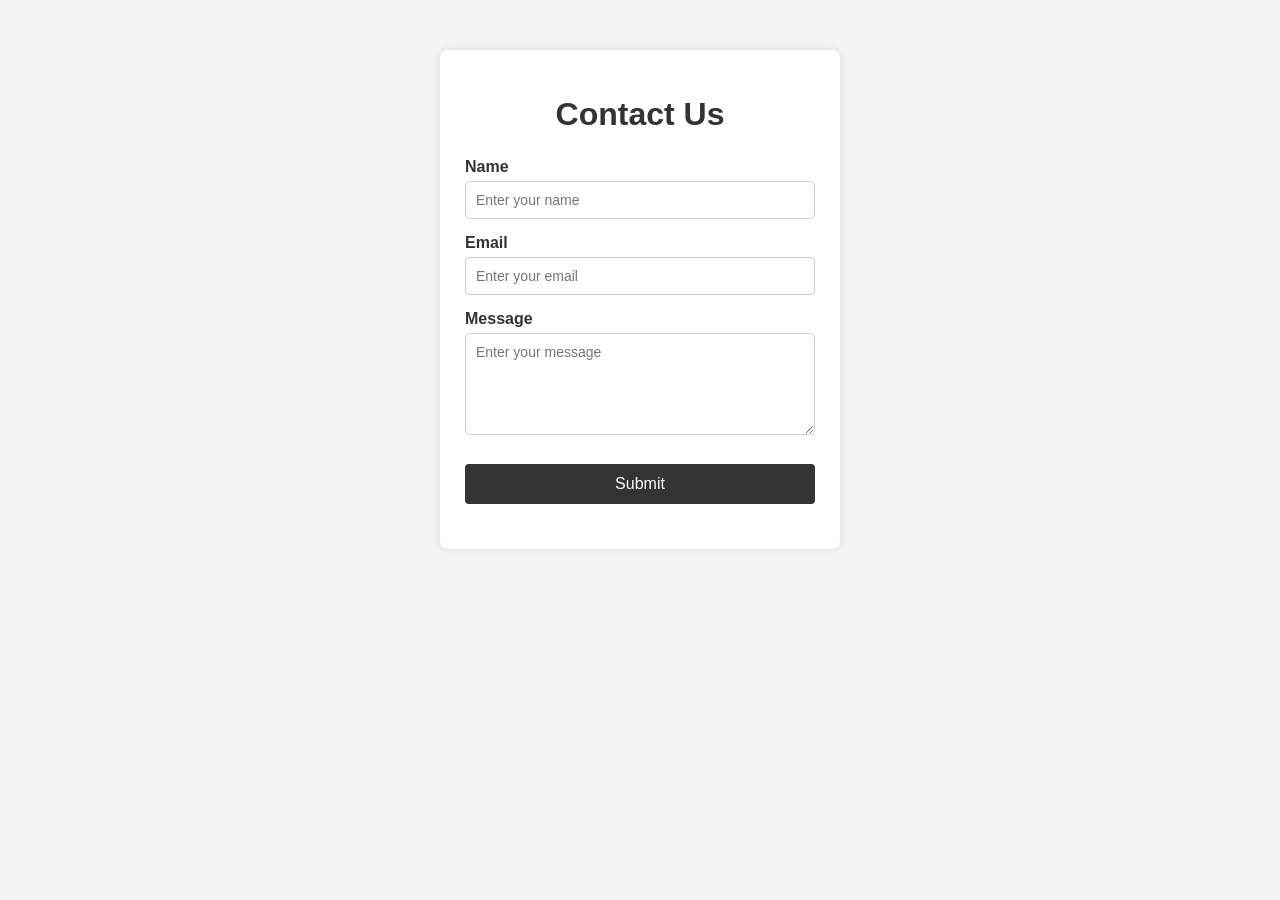
<file: Confirmation  Form/index.html>
<!DOCTYPE html>

<html lang="en">
<head>
    <meta charset="UTF-8">
    <meta name="viewport" content="width=device-width, initial-scale=1.0">
    <title>Contact Form</title>

<link rel="stylesheet" href="css/style.css">

</head>

<body>

<div class="container">

    <h1 id="pageHeading">Contact Us</h1>

    <form id="contactForm">

        <div class="form-group">
            <label for="name">Name</label>
            <input
                type="text"
                id="name"
                name="name"
                placeholder="Enter your name"
            >
        </div>

        <div class="form-group">
            <label for="email">Email</label>
            <input
                type="email"
                id="email"
                name="email"
                placeholder="Enter your email"
            >
        </div>

        <div class="form-group">
            <label for="message">Message</label>
            <textarea
                id="message"
                name="message"
                rows="5"
                placeholder="Enter your message"
            ></textarea>
        </div>

        <button type="submit">Submit</button>

    </form>

    <p id="confirmation"></p>

</div>

<!-- Make sure this is at the bottom -->
<script src="script.js"></script>

</body>
</html>
</file>
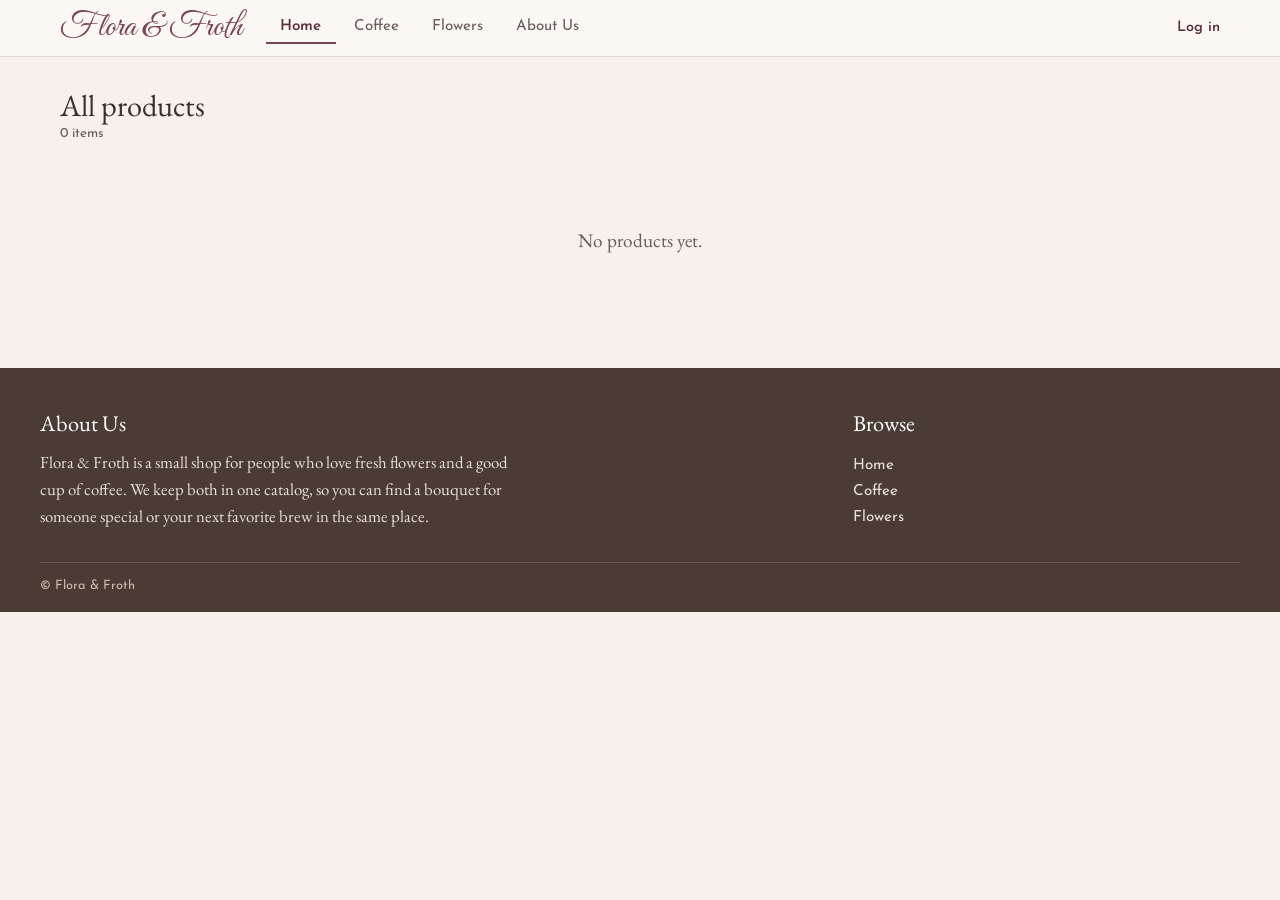
<file: FandF/index.html>
<!DOCTYPE html>
<html lang="en">
<head>
  <meta charset="utf-8">
  <meta name="viewport" content="width=device-width, initial-scale=1">
  <title>Flora &amp; Froth</title>
  <link href="https://fonts.googleapis.com/css2?family=EB+Garamond&family=Great+Vibes&family=Josefin+Sans:wght@400;600&display=swap" rel="stylesheet">
  <link rel="stylesheet" href="style.css">
</head>
<body>

  <!-- /login -->
  <section id="login" class="view auth" hidden>
    <form class="auth-card" id="loginForm">
      <h1>Log in</h1>
      <label>Username <input name="username" required autocomplete="username"></label>
      <label>Password <input name="password" type="password" required autocomplete="current-password"></label>
      <p class="error" role="alert"></p>
      <button class="pill-btn">Login</button>
      <a href="#/forgotpass" class="small-link">Forgot password?</a>
    </form>
  </section>

  <!-- /forgotpass -->
  <section id="forgot" class="view auth" hidden>
    <form class="auth-card" id="forgotForm">
      <h1>Forgot password</h1>
      <label>Username <input name="username" required></label>
      <label>Password <input name="password" type="password" required autocomplete="new-password"></label>
      <label>Confirm Password <input name="confirm" type="password" required autocomplete="new-password"></label>
      <p class="error" role="alert"></p>
      <button class="pill-btn">Done</button>
    </form>
  </section>

  <!-- Catalog: Home / Coffee / Flowers / About Us (users and admin) -->
  <div id="shop" class="view" hidden>
    <header class="site-header">
      <div class="header-inner">
        <a href="#/" class="logo">Flora &amp; Froth</a>

        <nav id="mainNav" class="nav" aria-label="Main">
          <a href="#/" data-nav="home">Home</a>
          <a href="#/coffee" data-nav="coffee">Coffee</a>
          <a href="#/flowers" data-nav="flowers">Flowers</a>
          <a href="#/about" data-nav="about">About Us</a>
        </nav>

        <div class="who">
          <a href="#/login" id="loginLink" class="who-name">Log in</a>
          <span id="adminName" class="who-name" hidden>Admin</span>
          <button id="avatar" class="avatar" aria-label="Account menu" hidden></button>
          <button id="logout" class="logout" hidden>Logout</button>
        </div>

        <button id="menuToggle" class="menu-toggle" aria-label="Open menu" aria-expanded="false" aria-controls="mainNav">
          <span></span>
        </button>
      </div>
    </header>

    <main class="wrap">
      <div class="toolbar">
        <div>
          <h1 id="pageTitle">All products</h1>
          <p id="pageCount" class="count"></p>
        </div>
        <button id="addBtn" class="add" hidden>+ Add product</button>
      </div>
      <div id="grid" class="grid"></div>
    </main>

    <footer id="about" class="footer">
      <div class="footer-inner">
        <section class="footer-about">
          <h2>About Us</h2>
          <p>Flora &amp; Froth is a small shop for people who love fresh flowers and a good cup of coffee. We keep both in one catalog, so you can find a bouquet for someone special or your next favorite brew in the same place.</p>
        </section>
        <nav class="footer-links" aria-label="Footer">
          <h2>Browse</h2>
          <a href="#/">Home</a>
          <a href="#/coffee">Coffee</a>
          <a href="#/flowers">Flowers</a>
        </nav>
      </div>
      <p class="copyright">&copy; Flora &amp; Froth</p>
    </footer>
  </div>

  <!-- Add / edit product (admin) -->
  <dialog id="modal">
    <form id="productForm">
      <h2 id="modalTitle">Add new product</h2>
      <div class="editor">
        <span class="field-label">Product image</span>
        <!-- Fixed frame = same 4:3 area customers see on the card -->
        <div id="frame" class="img-frame" tabindex="0" aria-label="Image frame. Drag the image, or use arrow keys, to choose what shows.">
          <img id="edImg" alt="" hidden draggable="false">
          <p id="edHint">Upload an image, then drag it to choose what shows.</p>
        </div>
        <p class="tip">The box is the exact area shown on the catalog card. Drag the image to move it.</p>
        <div class="ed-controls">
          <button type="button" id="pickBtn" class="ed-btn">Upload image</button>
          <input type="file" id="file" accept="image/*" hidden>
          <button type="button" id="zoomOut" class="ed-btn ed-sq" aria-label="Zoom out">&minus;</button>
          <output id="zoomVal" aria-live="polite">100%</output>
          <button type="button" id="zoomIn" class="ed-btn ed-sq" aria-label="Zoom in">+</button>
          <button type="button" id="resetImg" class="ed-btn">Reset position</button>
        </div>
        <div class="mini">
          <span>Catalog preview</span>
          <div class="img"><img id="miniImg" alt="" hidden></div>
        </div>
      </div>
      <label>Category
        <select name="category"><option value="flowers">Flowers</option><option value="coffee">Coffee</option></select>
      </label>
      <label>Product name <input name="name" required></label>
      <label>Description <textarea name="desc" rows="3"></textarea></label>
      <label>Price <input name="price" type="number" min="0" step="0.01" required></label>
      <div class="modal-actions">
        <button type="button" id="cancel" class="link-btn">Cancel</button>
        <button class="submit">Save</button>
      </div>
    </form>
  </dialog>

  <script src="app.js"></script>
</body>
</html>
</file>
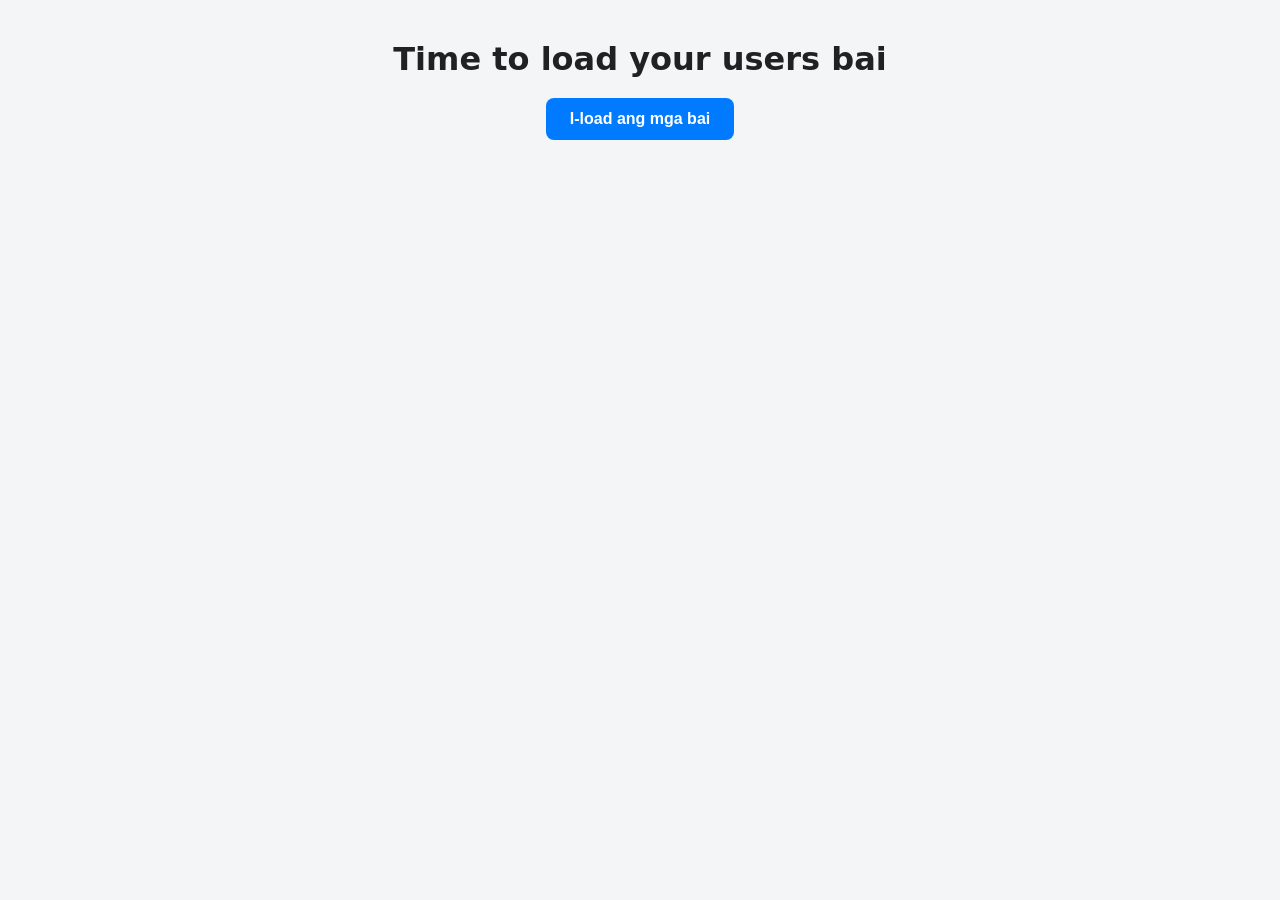
<file: First API/index.html>
<!DOCTYPE html>
<html lang="en">
<head>
  <meta charset="UTF-8">
  <meta name="viewport" content="width=device-width, initial-scale=1.0">

  <title>User Loader</title>

  <!-- Compiled CSS from Sass -->
  <link rel="stylesheet" href="css/style.css">
</head>

<body>

  <div class="container">
    <h1>Time to load your users bai</h1>

    <button id="loadUsersBtn" class="load-btn">
      I-load ang mga bai
    </button>

    <div id="status"></div>

    <div id="users" class="users"></div>
  </div>

  <script src="script.js"></script>

</body>
</html>
</file>
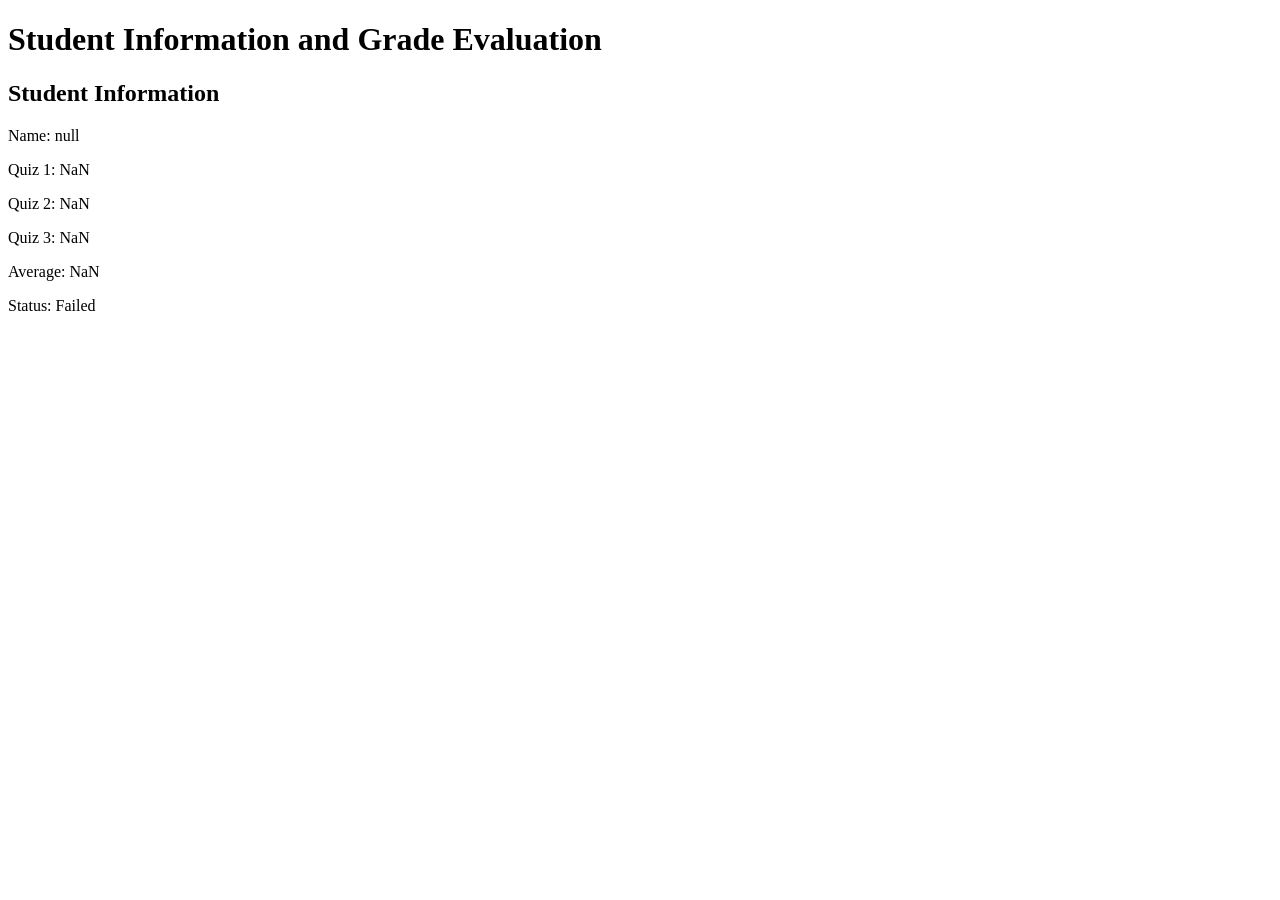
<file: Grades/Index.HTML>
<!DOCTYPE html>
<html>
<head>
    <title>Student Information and Grade Evaluation</title>
</head>
<body>

    <h1>Student Information and Grade Evaluation</h1>

    <div id="result"></div>

    <script src="script.js"></script>

</body>
</html>
</file>
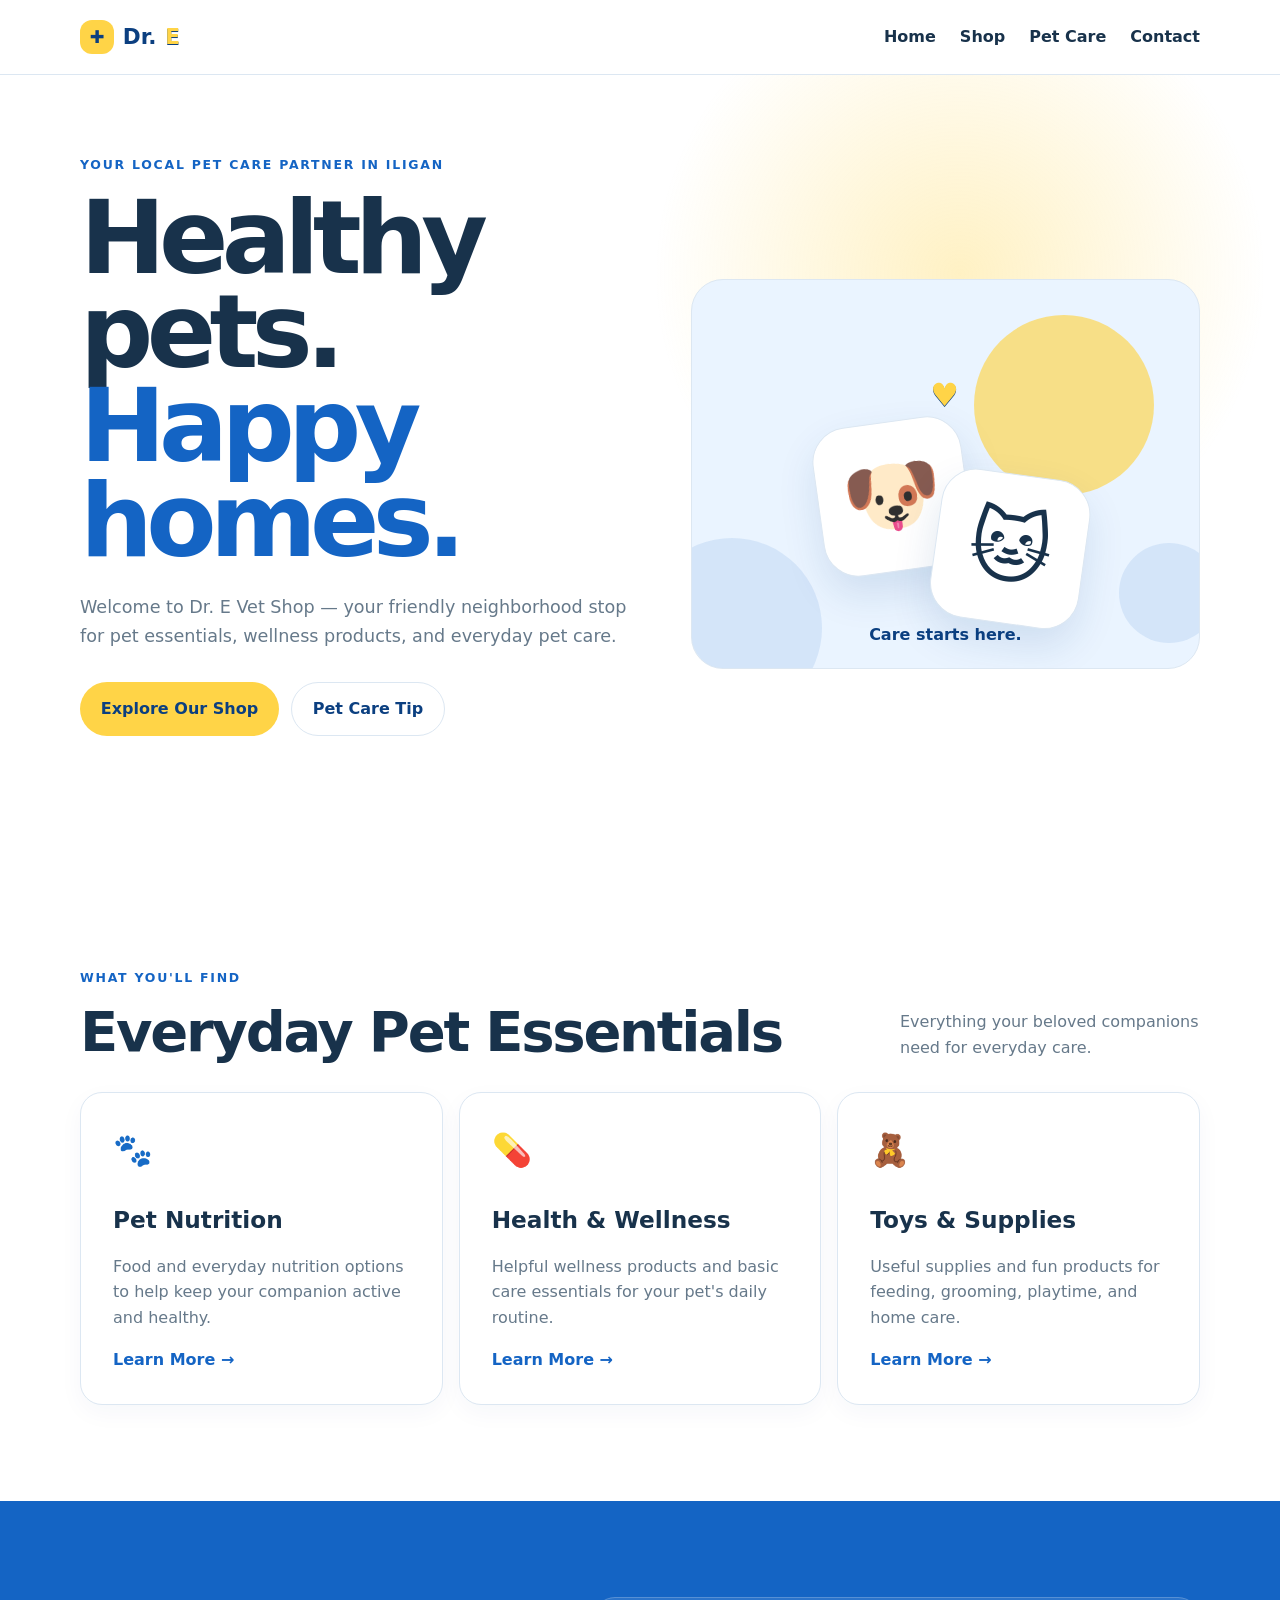
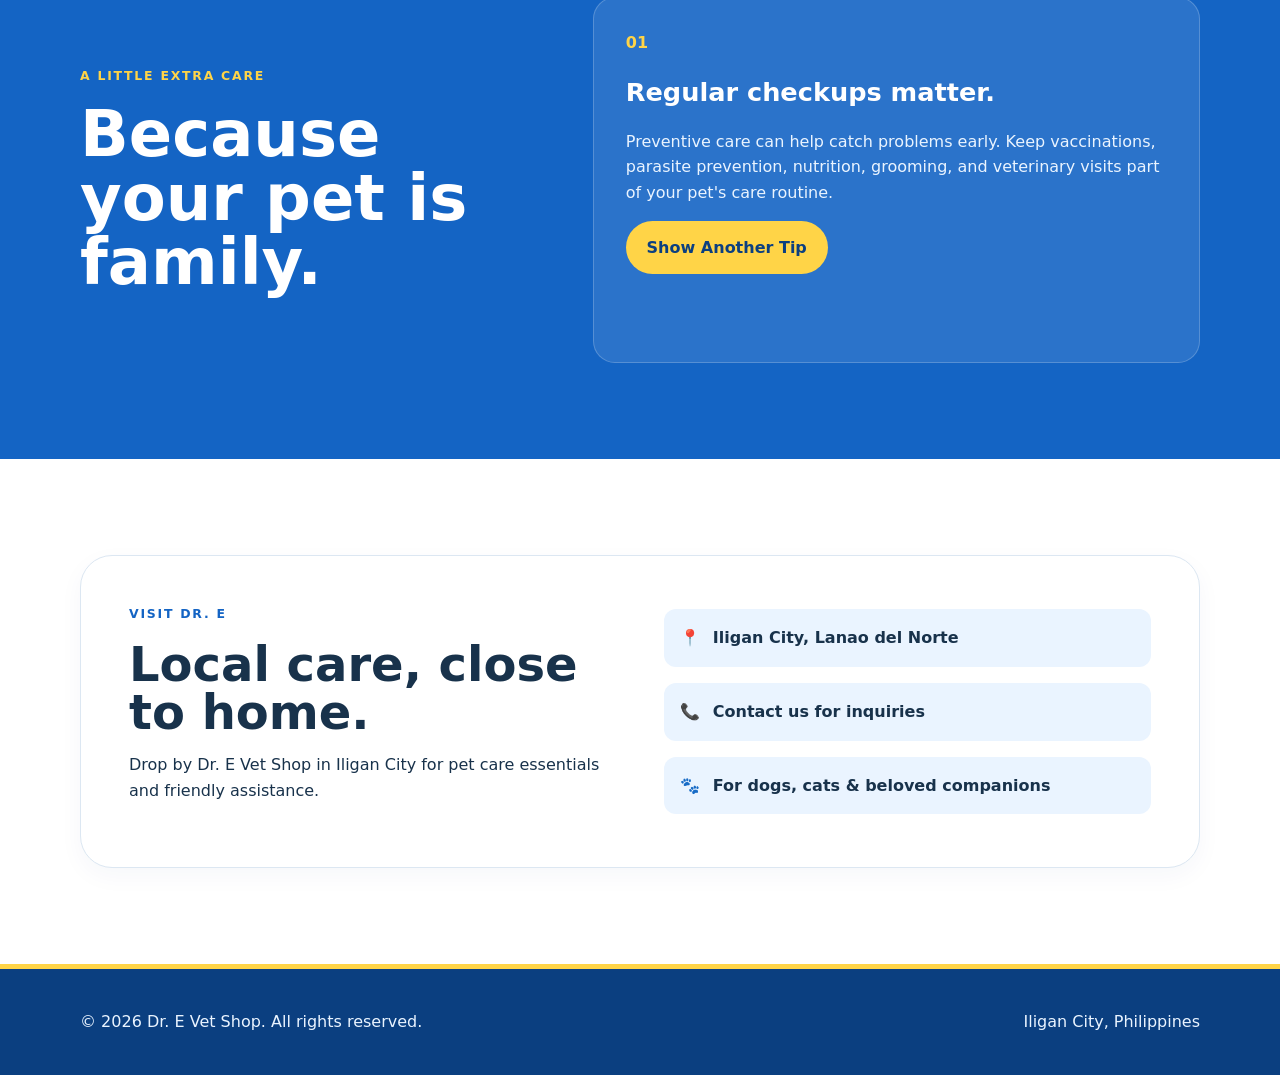
<file: Confirmation  Form/Responsive Website/index.html>
<!DOCTYPE html>
<html lang="en">
<head>
    <meta charset="UTF-8">
    <meta name="viewport" content="width=device-width, initial-scale=1.0">

    <title>Dr. E Vet Shop | Iligan City</title>

    <link rel="stylesheet" href="css/style.css">
</head>

<body>

    <!-- HEADER -->
    <header class="site-header">
        <div class="container nav-container">

            <a href="#home" class="logo">
                <span class="logo-icon">✚</span>
                Dr.<strong>E</strong>
            </a>

            <button
                class="nav-toggle"
                id="navToggle"
                aria-label="Toggle navigation"
                aria-expanded="false"
            >
                <span></span>
                <span></span>
                <span></span>
            </button>

            <nav class="nav" id="nav">
                <a href="#home">Home</a>
                <a href="#shop">Shop</a>
                <a href="#care">Pet Care</a>
                <a href="#contact">Contact</a>
            </nav>

        </div>
    </header>


    <!-- MAIN -->
    <main>

        <!-- HERO -->
        <section class="hero" id="home">

            <div class="container hero-grid">

                <div class="hero-content">

                    <p class="eyebrow">
                        Your local pet care partner in Iligan
                    </p>

                    <h1>
                        Healthy pets.
                        <span>Happy homes.</span>
                    </h1>

                    <p class="hero-description">
                        Welcome to Dr. E Vet Shop — your friendly neighborhood
                        stop for pet essentials, wellness products, and
                        everyday pet care.
                    </p>

                    <div class="hero-buttons">

                        <a href="#shop" class="btn btn-primary">
                            Explore Our Shop
                        </a>

                        <button class="btn btn-secondary" id="careBtn">
                            Pet Care Tip
                        </button>

                    </div>

                    <p
                        class="action-message"
                        id="actionMessage"
                        aria-live="polite"
                    ></p>

                </div>


                <!-- SIMPLE PET ILLUSTRATION -->
                <div class="pet-illustration">

                    <div class="sun"></div>

                    <div class="blob blob-one"></div>
                    <div class="blob blob-two"></div>

                    <div class="pet-card dog">
                        🐶
                    </div>

                    <div class="pet-card cat">
                        🐱
                    </div>

                    <div class="heart">
                        ♥
                    </div>

                    <p>Care starts here.</p>

                </div>

            </div>

        </section>


        <!-- SHOP -->
        <section class="shop section" id="shop">

            <div class="container">

                <div class="section-heading">

                    <div>
                        <p class="eyebrow">
                            What you'll find
                        </p>

                        <h2>
                            Everyday Pet Essentials
                        </h2>
                    </div>

                    <p>
                        Everything your beloved companions need
                        for everyday care.
                    </p>

                </div>


                <div class="cards">

                    <!-- CARD 1 -->
                    <article class="card">

                        <div class="card-icon">
                            🐾
                        </div>

                        <h3>
                            Pet Nutrition
                        </h3>

                        <p>
                            Food and everyday nutrition options
                            to help keep your companion active
                            and healthy.
                        </p>

                        <button
                            class="learn-btn"
                            data-service="Nutrition"
                        >
                            Learn More →
                        </button>

                    </article>


                    <!-- CARD 2 -->
                    <article class="card">

                        <div class="card-icon">
                            💊
                        </div>

                        <h3>
                            Health & Wellness
                        </h3>

                        <p>
                            Helpful wellness products and basic
                            care essentials for your pet's daily
                            routine.
                        </p>

                        <button
                            class="learn-btn"
                            data-service="Wellness"
                        >
                            Learn More →
                        </button>

                    </article>


                    <!-- CARD 3 -->
                    <article class="card">

                        <div class="card-icon">
                            🧸
                        </div>

                        <h3>
                            Toys & Supplies
                        </h3>

                        <p>
                            Useful supplies and fun products for
                            feeding, grooming, playtime, and
                            home care.
                        </p>

                        <button
                            class="learn-btn"
                            data-service="Supplies"
                        >
                            Learn More →
                        </button>

                    </article>

                </div>


                <!-- HIDDEN CARD INFORMATION -->
                <div
                    class="service-details"
                    id="serviceDetails"
                    hidden
                >
                    <strong id="detailsTitle"></strong>

                    <p id="detailsText"></p>
                </div>

            </div>

        </section>


        <!-- PET CARE -->
        <section class="care section" id="care">

            <div class="container care-grid">

                <div>

                    <p class="eyebrow">
                        A little extra care
                    </p>

                    <h2>
                        Because your pet is family.
                    </h2>

                </div>


                <div class="care-panel">

                    <span class="care-number">
                        01
                    </span>

                    <h3>
                        Regular checkups matter.
                    </h3>

                    <p>
                        Preventive care can help catch problems
                        early. Keep vaccinations, parasite prevention,
                        nutrition, grooming, and veterinary visits
                        part of your pet's care routine.
                    </p>

                    <button
                        class="tip-btn"
                        id="tipBtn"
                    >
                        Show Another Tip
                    </button>

                    <p
                        class="tip-result"
                        id="tipResult"
                        aria-live="polite"
                    ></p>

                </div>

            </div>

        </section>


        <!-- CONTACT -->
        <section class="contact section" id="contact">

            <div class="container contact-card">

                <div>

                    <p class="eyebrow">
                        Visit Dr. E
                    </p>

                    <h2>
                        Local care,
                        close to home.
                    </h2>

                    <p>
                        Drop by Dr. E Vet Shop in Iligan City
                        for pet care essentials and friendly
                        assistance.
                    </p>

                </div>


                <div class="contact-info">

                    <div>
                        <span>📍</span>
                        <strong>
                            Iligan City, Lanao del Norte
                        </strong>
                    </div>

                    <div>
                        <span>📞</span>
                        <strong>
                            Contact us for inquiries
                        </strong>
                    </div>

                    <div>
                        <span>🐾</span>
                        <strong>
                            For dogs, cats & beloved companions
                        </strong>
                    </div>

                </div>

            </div>

        </section>

    </main>


    <!-- FOOTER -->
    <footer class="footer">

        <div class="container footer-content">

            <p>
                © <span id="year"></span>
                Dr. E Vet Shop. All rights reserved.
            </p>

            <p>
                Iligan City, Philippines
            </p>

        </div>

    </footer>


    <script src="script.js"></script>

</body>
</html>
</file>
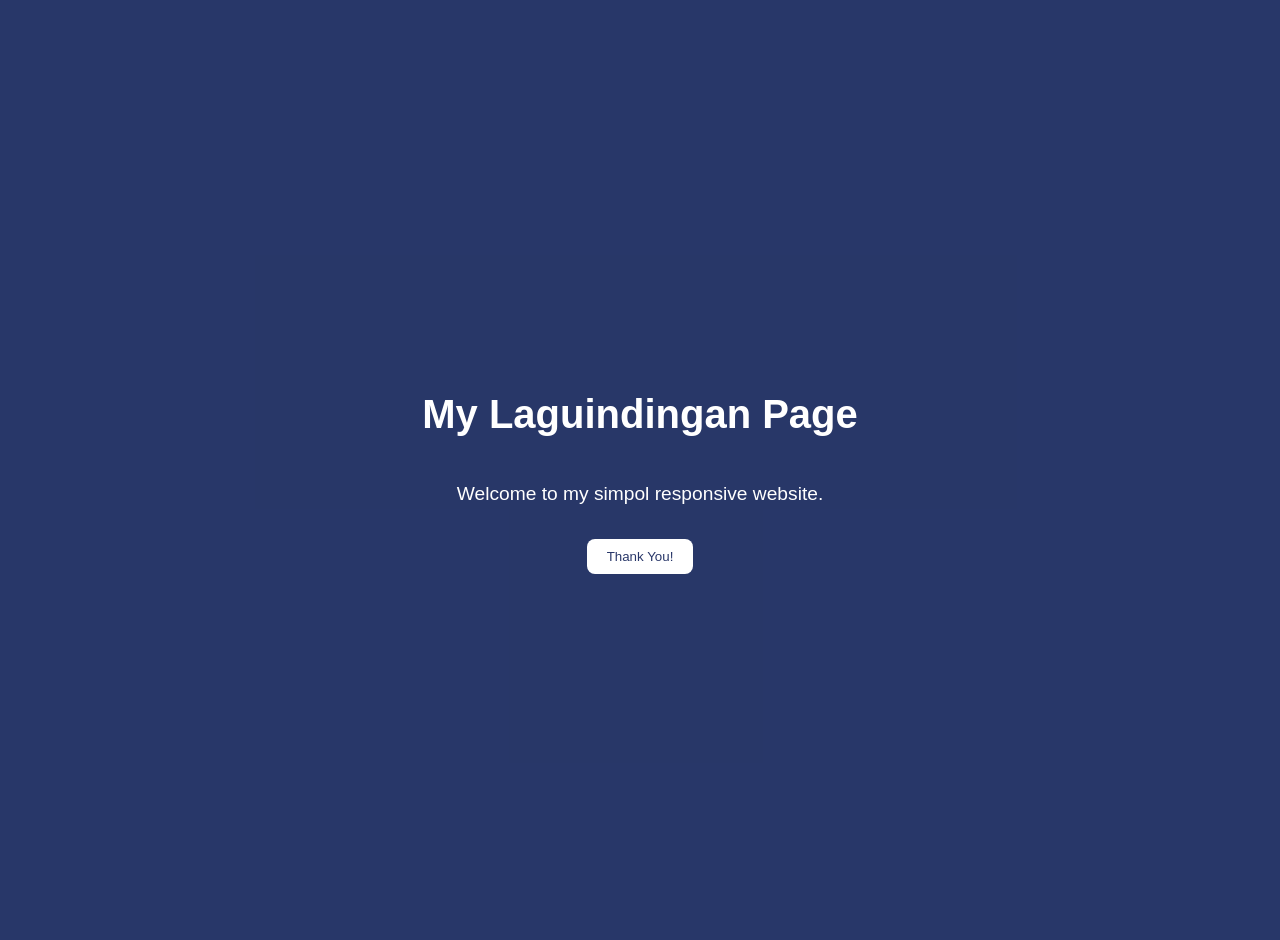
<file: Page/indexation.html>
<!DOCTYPE html>
<html lang="en">
<head>
    <meta charset="UTF-8">
    <meta name="viewport" content="width=device-width, initial-scale=1.0">
    <title>ROSALES LANDING PAGE</title>
    <link rel="stylesheet" href="SASS/styliling.css">
</head>
<body>

    <header>
        <h1>My Laguindingan Page</h1>
        <p>Welcome to my simpol responsive website.</p>
        <button>Thank You!</button>
    </header>

</body>
</html>
</file>
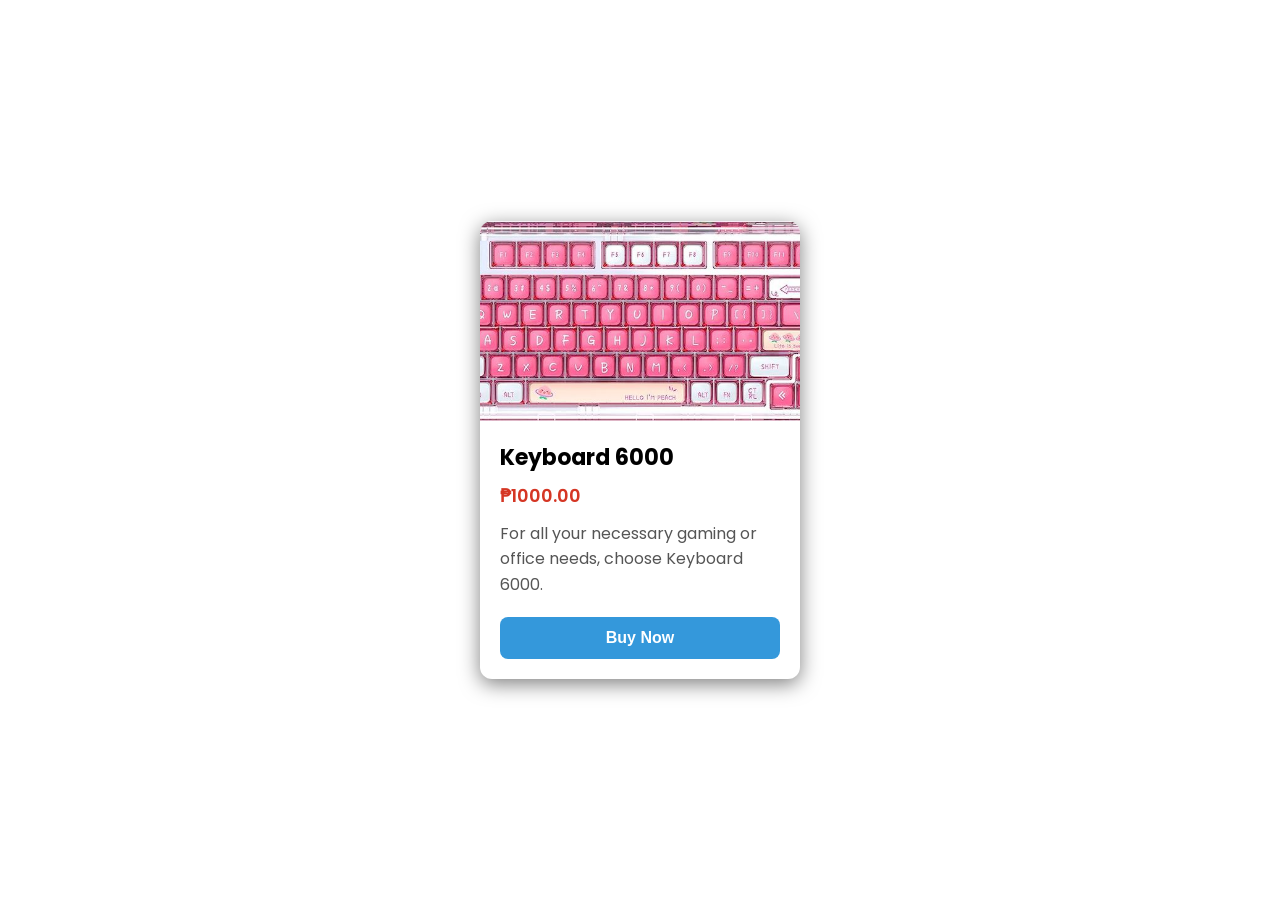
<file: Product Card/indexory.html>
<!DOCTYPE html>
<html lang="en">
<head>
  <meta charset="UTF-8">
  <meta name="viewport" content="width=device-width, initial-scale=1.0">
  <title>CSS3 Product Card</title>
  
  <link href="https://fonts.googleapis.com/css2?family=Poppins:wght@400;600&display=swap" rel="stylesheet">

  <link rel="stylesheet" href="styliling.css">
</head>
<body>

  <div class="product-card">
    
    <div class="product-image">
        <img src="products/pinky.jpg" alt="Keyboard 6000" style="width: 100%; height: 100%; object-fit: cover;">
    </div>
    
    <div class="product-info">
      <h3 class="product-name">Keyboard 6000</h3>
      
      <p class="product-price">₱1000.00</p>
      
      <p class="product-description">
        For all your necessary gaming or office needs, choose Keyboard 6000.
      </p>
      
      <button class="buy-button">Buy Now</button>
    </div>

  </div>

</body>
</html>
</file>
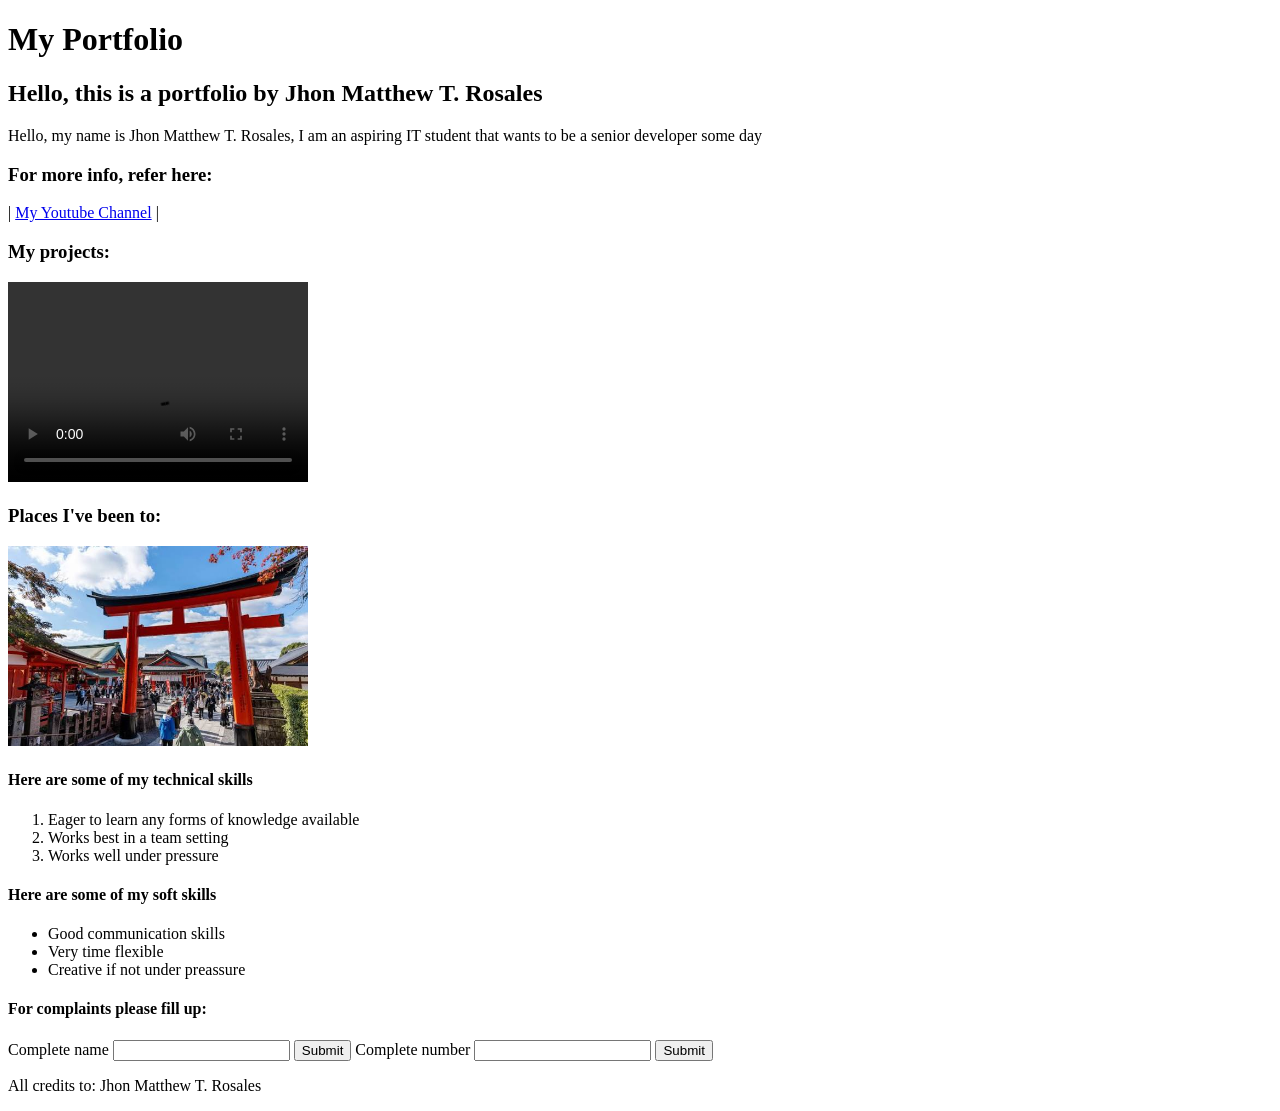
<file: Rosales/Portfolio.html>
<!DOCTYPE html>
<html lang="en">
<head>
	<meta charset="utf-8">
	<meta name="viewport" content="width=device-width, initial-scale=1.0">
<title>My Portfolio</title>
</head>
<body>
	<header>
		<h1>My Portfolio</h1>
		<h2>Hello, this is a portfolio by Jhon Matthew T. Rosales</h2>
		<p>Hello, my name is Jhon Matthew T. Rosales, I am an aspiring IT student that wants to be a senior developer some day</p>
	</header>

	<article>
		<h3>For more info, refer here:</h3>
  		| <a href="https://www.youtube.com/@JhonMatthewRosales">My Youtube Channel</a> |
  		<h3>
  			<p>My projects:</p>
  			<video controls width="300" height="200">
				<source src="nyanners.mp4" type="video/mp4">
			</video>
  		</h3>
  		<h3>Places I've been to:</h3>
  		<img src="japan.jpg" alt="Japan Streets" width="300" height="200">
  	</article>

	<main>
		<section>
			<h4>Here are some of my technical skills</h4>
			<ol>
				<li>Eager to learn any forms of knowledge available</li>
				<li>Works best in a team setting</li>
				<li>Works well under pressure</li>
			</ol>
		</section>
	
		<section>
			<h4>Here are some of my soft skills</h4>
			<ul>
				<li>Good communication skills</li>
				<li>Very time flexible</li>
				<li>Creative if not under preassure</li>
			</ul>
		</section>
	</main>

	<form>
		<article>
		<h4>For complaints please fill up:</h4>
		<label>Complete name</label>
		<input type="text" value="" name="name">
		<button>Submit</button>

		<label>Complete number</label>
		<input type="number" value="" number="number">
		<button>Submit</button>
		</article>
	</form>

	<footer>
		<p>All credits to: Jhon Matthew T. Rosales</p>
</body>
</html>
</file>
<file: Confirmation  Form/css/style.css>
.container {
  width: 400px;
  max-width: 90%;
  margin: 50px auto;
  padding: 25px;
  background-color: #ffffff;
  border-radius: 8px;
  box-shadow: 0 0 10px rgba(0, 0, 0, 0.1);
}
.container h1 {
  text-align: center;
  color: #333333;
  margin-bottom: 25px;
}
.container form .form-group {
  margin-bottom: 15px;
}
.container form label {
  display: block;
  margin-bottom: 5px;
  font-weight: bold;
  color: #333333;
}
.container form input {
  width: 100%;
  padding: 10px;
  border: 1px solid #cccccc;
  border-radius: 4px;
  font-size: 14px;
  font-family: inherit;
}
.container form input:focus {
  outline: none;
  border-color: #333333;
}
.container form textarea {
  width: 100%;
  padding: 10px;
  border: 1px solid #cccccc;
  border-radius: 4px;
  font-size: 14px;
  font-family: inherit;
}
.container form textarea:focus {
  outline: none;
  border-color: #333333;
}
.container form textarea {
  resize: vertical;
}
.container form button {
  width: 100%;
  padding: 11px;
  border: none;
  border-radius: 4px;
  background-color: #333333;
  color: white;
  font-size: 16px;
  cursor: pointer;
}
.container form button:hover {
  background-color: #555555;
}
.container form button {
  margin-top: 10px;
}
.container #confirmation {
  text-align: center;
  margin-top: 20px;
  font-weight: bold;
}

* {
  box-sizing: border-box;
}

body {
  font-family: Arial, sans-serif;
  background-color: #f4f4f4;
  margin: 0;
  padding: 0;
}/*# sourceMappingURL=style.css.map */
</file>
<file: FandF/style.css>
:root {
  /* Muted palette */
  --page: #f6f1ec;      /* linen */
  --surface: #fbf8f4;   /* header / modal */
  --line: #e4d9ce;
  --ink: #3b2f2b;
  --ink-soft: #6b5b54;
  --plum: #7a4457;      /* flowers + brand */
  --plum-deep: #5c2e3d;
  --coffee: #5a4637;
  --sage: #5f6d49;      /* actions */
  --footer: #4a3b35;

  --serif: "EB Garamond", Georgia, serif;
  --sans: "Josefin Sans", system-ui, sans-serif;
  --gutter: clamp(1rem, 4vw, 2.5rem);
}

* { box-sizing: border-box; }
[hidden] { display: none !important; }
html { -webkit-text-size-adjust: 100%; }
body { margin: 0; min-height: 100vh; background: var(--page); color: var(--ink); font-family: var(--sans); overflow-x: hidden; }
img { max-width: 100%; display: block; }
button, input, textarea, select { font: inherit; }
a:focus-visible, button:focus-visible, input:focus-visible, textarea:focus-visible, select:focus-visible { outline: 2px solid var(--plum); outline-offset: 2px; }

/* ---------- Login / Forgot password ---------- */
.auth { min-height: 100vh; display: grid; place-items: center; background: #ece5de; padding: 1rem; }
.auth-card {
  width: min(380px, 100%); background: #d3c9bf; border-radius: 24px;
  padding: 2rem 2.25rem; display: flex; flex-direction: column; align-items: center; gap: .9rem;
  font-family: var(--serif);
}
.auth-card h1 { margin: 0 0 .4rem; font-weight: 400; font-size: 2.2rem; color: var(--ink); }
.auth-card label { width: 100%; text-align: center; font-size: 1.1rem; color: var(--ink); }
.auth-card input { display: block; width: 100%; margin-top: .3rem; border: 0; border-radius: 999px; background: #f2ece6; padding: .6rem 1rem; color: var(--ink); }
.pill-btn { border: 0; border-radius: 999px; background: var(--plum); color: #fff; padding: .5rem 1.8rem; font: 1.1rem var(--serif); cursor: pointer; margin-top: .4rem; }
.pill-btn:hover { background: var(--plum-deep); }
.small-link { font-size: .85rem; color: var(--plum-deep); }
.error { margin: 0; min-height: 1.1em; color: #8a2f2f; font: .9rem var(--sans); text-align: center; }

/* ---------- Header / navbar ---------- */
.site-header { position: sticky; top: 0; z-index: 10; background: var(--surface); border-bottom: 1px solid var(--line); }
.header-inner { max-width: 1240px; margin: 0 auto; padding: .7rem var(--gutter); display: flex; align-items: center; gap: 1.5rem; }
.logo { font: 400 2.1rem/1 "Great Vibes", cursive; color: var(--plum); text-decoration: none; white-space: nowrap; }
.nav { display: flex; gap: .25rem; flex: 1; }
.nav a {
  padding: .5rem .9rem; color: var(--ink-soft); text-decoration: none; font-size: .95rem;
  border-bottom: 2px solid transparent; transition: color .15s, border-color .15s;
}
.nav a:hover { color: var(--plum); }
.nav a.active { color: var(--plum-deep); font-weight: 600; border-bottom-color: var(--plum); }

.who { position: relative; display: flex; align-items: center; gap: .6rem; }
.who-name { font-size: .9rem; color: var(--ink); text-decoration: none; }
a.who-name { color: var(--plum-deep); font-weight: 600; }
.avatar { width: 34px; height: 34px; border-radius: 50%; border: 0; background: var(--plum); cursor: pointer; }
.logout {
  position: absolute; top: calc(100% + 12px); right: 0; border: 1px solid var(--line); border-radius: 10px;
  background: var(--surface); color: var(--ink); font-size: .9rem; padding: .55rem 1.3rem; cursor: pointer;
  box-shadow: 0 4px 14px rgb(59 47 43 / .12);
}
.logout:hover { background: #efe6dd; }

.menu-toggle { display: none; width: 42px; height: 42px; border: 1px solid var(--line); border-radius: 10px; background: transparent; cursor: pointer; position: relative; }
.menu-toggle span, .menu-toggle span::before, .menu-toggle span::after {
  content: ""; position: absolute; left: 50%; width: 18px; height: 2px; background: var(--ink); transform: translateX(-50%); transition: transform .2s, opacity .2s;
}
.menu-toggle span { top: 50%; margin-top: -1px; }
.menu-toggle span::before { top: -6px; }
.menu-toggle span::after { top: 6px; }
.menu-toggle[aria-expanded="true"] span { background: transparent; }
.menu-toggle[aria-expanded="true"] span::before { transform: translateX(-50%) translateY(6px) rotate(45deg); }
.menu-toggle[aria-expanded="true"] span::after { transform: translateX(-50%) translateY(-6px) rotate(-45deg); }

/* ---------- Catalog ---------- */
.wrap { max-width: 1240px; margin: 0 auto; padding: 1.75rem var(--gutter) 3rem; }
.toolbar { display: flex; justify-content: space-between; align-items: flex-end; gap: 1rem; margin-bottom: 1.25rem; }
.toolbar h1 { margin: 0; font: 400 1.9rem var(--serif); color: var(--ink); }
.count { margin: .15rem 0 0; font-size: .85rem; color: var(--ink-soft); }
.add { border: 0; border-radius: 999px; background: var(--sage); color: #fff; padding: .55rem 1.3rem; font-size: .95rem; cursor: pointer; white-space: nowrap; }
.add:hover { background: #4e5b3b; }

.grid { display: grid; grid-template-columns: repeat(auto-fill, minmax(210px, 1fr)); gap: 1.25rem; }

.card {
  display: flex; flex-direction: column; gap: .8rem; padding: .75rem; border-radius: 16px;
  background: var(--card); color: var(--name); min-width: 0;
}
.card.flowers { --card: var(--plum); --name: #fff; --desc: #ead9de; --chip: #f1e3e1; --chip-text: var(--plum-deep); }
.card.coffee  { --card: var(--coffee); --name: #e3e8cc; --desc: #dccfc2; --chip: #ece3d6; --chip-text: #46362a; }

/* 4:3 frame. Each image is sized/offset inline from its saved zoom + position. */
.img { position: relative; aspect-ratio: 4 / 3; border-radius: 12px; background: #f1ebe5; color: #7a6a62; display: grid; place-items: center; font-size: .9rem; overflow: hidden; }
.img img { position: absolute; max-width: none; object-fit: cover; }
.card-body { flex: 1; display: flex; flex-direction: column; gap: .3rem; padding: 0 .25rem; }
.card h3 { margin: 0; font-size: 1rem; font-weight: 600; overflow: hidden; text-overflow: ellipsis; white-space: nowrap; }
.card .desc { margin: 0; font: .95rem/1.35 var(--serif); color: var(--desc); min-height: 2.7em; display: -webkit-box; -webkit-line-clamp: 2; -webkit-box-orient: vertical; overflow: hidden; }
.foot { display: flex; justify-content: space-between; align-items: center; gap: .5rem; padding: 0 .25rem .1rem; min-height: 34px; }
.price { background: var(--chip); color: var(--chip-text); border-radius: 999px; padding: .2rem .8rem; font-size: .8rem; font-weight: 600; }
.acts { display: flex; gap: .15rem; }
.acts button { width: 34px; height: 34px; display: grid; place-items: center; background: none; border: 0; border-radius: 8px; cursor: pointer; color: var(--name); }
.acts button:hover { background: rgb(255 255 255 / .14); }
.acts svg { width: 18px; height: 18px; fill: none; stroke: currentColor; stroke-width: 2; stroke-linecap: round; stroke-linejoin: round; }
.empty { grid-column: 1 / -1; text-align: center; padding: 3rem 0; font: 1.2rem var(--serif); color: var(--ink-soft); }

/* ---------- Footer ---------- */
.footer { background: var(--footer); color: #eadfd6; padding: 2.5rem var(--gutter) 1.25rem; scroll-margin-top: 70px; }
.footer-inner { max-width: 1240px; margin: 0 auto; display: grid; grid-template-columns: minmax(0, 2fr) minmax(0, 1fr); gap: 2.5rem; }
.footer h2 { margin: 0 0 .7rem; font: 400 1.4rem var(--serif); color: #fff; }
.footer-about p { margin: 0; max-width: 60ch; font: 1.05rem/1.6 var(--serif); }
.footer-links { display: flex; flex-direction: column; align-items: flex-start; gap: .4rem; }
.footer-links a { color: #eadfd6; text-decoration: none; font-size: .95rem; padding: .15rem 0; }
.footer-links a:hover { color: #fff; text-decoration: underline; }
.copyright { max-width: 1240px; margin: 2rem auto 0; padding-top: 1rem; border-top: 1px solid rgb(255 255 255 / .15); font-size: .8rem; color: #cbbdb2; }

/* ---------- Add / edit modal ---------- */
dialog { border: 1px solid var(--line); border-radius: 24px; background: var(--surface); color: var(--ink); padding: 1.5rem; width: min(440px, calc(100vw - 2rem)); max-height: calc(100dvh - 2rem); overflow-y: auto; font-family: var(--serif); }
dialog::backdrop { background: rgb(59 47 43 / .4); }
dialog h2 { margin: 0 0 1rem; font-weight: 400; font-size: 1.4rem; text-align: center; }
dialog label { display: block; font-size: 1rem; margin-bottom: .75rem; }
dialog input:not([type=file]), dialog textarea, dialog select {
  display: block; width: 100%; margin-top: .25rem; border: 1px solid var(--line); border-radius: 10px;
  background: #fff; color: var(--ink); padding: .55rem .75rem; resize: vertical;
}

/* ---------- Image position editor ---------- */
.field-label { display: block; font-size: 1rem; margin-bottom: .35rem; }
.img-frame {
  position: relative; width: 100%; aspect-ratio: 4 / 3; border-radius: 12px; overflow: hidden;
  background: #e9e1d9; outline: 2px dashed #b9a99c; outline-offset: -2px;
  display: grid; place-items: center; cursor: grab; touch-action: none; user-select: none;
}
.img-frame.has-img { outline: 2px solid var(--plum); }
.img-frame.dragging { cursor: grabbing; }
.img-frame img { position: absolute; max-width: none; object-fit: cover; pointer-events: none; }
.img-frame p { margin: 0; padding: 1rem; text-align: center; font-size: .95rem; color: var(--ink-soft); cursor: default; }
.tip { margin: .4rem 0 0; font-size: .85rem; color: var(--ink-soft); }
.ed-controls { display: flex; flex-wrap: wrap; align-items: center; gap: .5rem; margin: .7rem 0; }
.ed-controls output { min-width: 3.2rem; text-align: center; font-size: .9rem; }
.ed-btn { border: 1px solid var(--line); border-radius: 999px; background: #fff; color: var(--ink); padding: .4rem .9rem; font-size: .9rem; cursor: pointer; }
.ed-btn:hover:not(:disabled) { background: #efe6dd; }
.ed-btn:disabled { opacity: .45; cursor: not-allowed; }
.ed-sq { width: 38px; height: 38px; padding: 0; font-size: 1.2rem; line-height: 1; }
.mini { display: flex; align-items: center; gap: .75rem; margin-bottom: .75rem; font-size: .9rem; color: var(--ink-soft); }
.mini .img { width: 120px; flex: none; }
.modal-actions { display: flex; justify-content: flex-end; align-items: center; gap: 1rem; margin-top: 1.1rem; }
.submit { border: 0; border-radius: 999px; background: var(--plum); color: #fff; padding: .5rem 1.5rem; cursor: pointer; font-size: 1rem; }
.submit:hover { background: var(--plum-deep); }
.link-btn { background: none; border: 0; text-decoration: underline; cursor: pointer; font-size: 1rem; color: var(--ink-soft); }

/* ---------- Responsive ---------- */
@media (max-width: 1024px) {
  .grid { grid-template-columns: repeat(auto-fill, minmax(190px, 1fr)); gap: 1rem; }
}

@media (max-width: 760px) {
  .header-inner { flex-wrap: wrap; gap: .75rem; }
  .logo { font-size: 1.8rem; margin-right: auto; }
  .who { order: 2; }
  .menu-toggle { display: block; order: 3; }
  .nav { order: 4; flex: 1 1 100%; flex-direction: column; gap: 0; display: none; border-top: 1px solid var(--line); padding-top: .4rem; }
  .nav.open { display: flex; }
  .nav a { padding: .75rem .25rem; border-bottom: 0; border-left: 3px solid transparent; padding-left: .75rem; }
  .nav a.active { border-left-color: var(--plum); background: #f1e9e1; }
  .footer-inner { grid-template-columns: 1fr; gap: 1.75rem; }
  .toolbar h1 { font-size: 1.6rem; }
}

@media (max-width: 480px) {
  .grid { grid-template-columns: repeat(2, minmax(0, 1fr)); gap: .75rem; }
  .card { padding: .5rem; gap: .6rem; }
  .card h3 { font-size: .9rem; }
  .card .desc { font-size: .88rem; }
  .foot { flex-wrap: wrap; }
  .toolbar { align-items: center; }
  .add { padding: .5rem 1rem; font-size: .9rem; }
}

@media (max-width: 340px) {
  .grid { grid-template-columns: 1fr; }
}

@media (prefers-reduced-motion: reduce) {
  * { transition: none !important; }
}
</file>
<file: First API/css/style.css>
* {
  box-sizing: border-box;
  margin: 0;
  padding: 0;
}

body {
  font-family: system-ui, -apple-system, sans-serif;
  background-color: #f4f5f7;
  color: #212121;
  padding: 40px 20px;
}

.container {
  max-width: 900px;
  margin: 0 auto;
}
.container h1 {
  text-align: center;
  margin-bottom: 20px;
}

.load-btn {
  display: block;
  margin: 20px auto;
  padding: 12px 24px;
  background: #007bff;
  color: white;
  border: none;
  border-radius: 8px;
  font-size: 16px;
  font-weight: 600;
  cursor: pointer;
  transition: background 0.2s ease;
}
.load-btn:hover {
  background: #0056b3;
}
.load-btn:disabled {
  opacity: 0.6;
  cursor: not-allowed;
}

#status {
  text-align: center;
  margin: 20px 0;
  font-size: 16px;
  font-weight: 500;
}
#status.error {
  color: #dc3545;
}

.users {
  display: grid;
  grid-template-columns: repeat(auto-fit, minmax(280px, 1fr));
  gap: 20px;
}
@media (max-width: 480px) {
  .users {
    grid-template-columns: 1fr;
  }
}

.user-card {
  background: #ffffff;
  border-radius: 8px;
  padding: 20px;
  box-shadow: 0 2px 8px rgba(0, 0, 0, 0.08);
}
.user-card h2 {
  margin-bottom: 10px;
  color: #007bff;
  font-size: 1.25rem;
}
.user-card p {
  margin: 6px 0;
  font-size: 0.95rem;
}
.user-card p strong {
  color: #212121;
}/*# sourceMappingURL=style.css.map */
</file>
<file: Confirmation  Form/Responsive Website/css/style.css>
* {
  box-sizing: border-box;
}

html {
  scroll-behavior: smooth;
}

body {
  margin: 0;
  font-family: Inter, system-ui, -apple-system, BlinkMacSystemFont, "Segoe UI", sans-serif;
  color: #18324b;
  background: #ffffff;
  line-height: 1.6;
}

.container {
  width: min(100% - 2rem, 1120px);
  margin-inline: auto;
}

.section {
  padding: 6rem 0;
}

.eyebrow {
  margin: 0 0 1rem;
  color: #1464c4;
  font-size: 0.78rem;
  font-weight: 900;
  letter-spacing: 0.14em;
  text-transform: uppercase;
}

button {
  font-family: inherit;
}

.site-header {
  position: sticky;
  top: 0;
  z-index: 100;
  background: rgba(255, 255, 255, 0.96);
  backdrop-filter: blur(12px);
  border-bottom: 1px solid #dce7f2;
}
.site-header .nav-container {
  min-height: 74px;
  display: flex;
  align-items: center;
  justify-content: space-between;
}

.logo {
  display: inline-flex;
  align-items: center;
  gap: 0.55rem;
  color: #0b3f80;
  font-size: 1.35rem;
  font-weight: 900;
  text-decoration: none;
}
.logo strong {
  color: #ffd447;
  text-shadow: 0 1px 0 #0b3f80;
}
.logo .logo-icon {
  display: grid;
  place-items: center;
  width: 34px;
  height: 34px;
  border-radius: 12px;
  color: #0b3f80;
  background: #ffd447;
  font-size: 1.1rem;
}

.nav {
  display: flex;
  gap: 1.5rem;
}
.nav a {
  color: #18324b;
  font-weight: 700;
  text-decoration: none;
  transition: color 0.2s ease;
}
.nav a:hover {
  color: #1464c4;
}

.nav-toggle {
  display: none;
  padding: 0.5rem;
  border: none;
  background: transparent;
  cursor: pointer;
}
.nav-toggle span {
  display: block;
  width: 25px;
  height: 2px;
  margin: 5px 0;
  background: #0b3f80;
}

.btn,
.learn-btn,
.tip-btn {
  display: inline-flex;
  align-items: center;
  justify-content: center;
  padding: 0.85rem 1.3rem;
  border: none;
  border-radius: 999px;
  font: inherit;
  font-weight: 800;
  cursor: pointer;
  text-decoration: none;
  transition: transform 0.2s ease, box-shadow 0.2s ease;
}
.btn:hover,
.learn-btn:hover,
.tip-btn:hover {
  transform: translateY(-2px);
  box-shadow: 0 8px 20px rgba(20, 100, 196, 0.15);
}

.btn-primary {
  color: #0b3f80;
  background: #ffd447;
}

.btn-secondary {
  color: #0b3f80;
  background: #ffffff;
  border: 1px solid #dce7f2;
}

.learn-btn {
  padding: 0;
  color: #1464c4;
  background: transparent;
  box-shadow: none;
}
.learn-btn:hover {
  transform: translateX(4px);
  box-shadow: none;
}

.tip-btn {
  color: #0b3f80;
  background: #ffd447;
}

.hero {
  min-height: 78vh;
  display: grid;
  align-items: center;
  padding: 5rem 0;
  background: radial-gradient(circle at 75% 25%, rgba(255, 212, 71, 0.32), transparent 27%), #ffffff;
}
.hero .hero-grid {
  display: grid;
  grid-template-columns: 1.05fr 0.95fr;
  gap: 3rem;
  align-items: center;
}
.hero h1 {
  margin: 0;
  font-size: clamp(3.4rem, 8vw, 6.7rem);
  line-height: 0.92;
  letter-spacing: -0.065em;
}
.hero h1 span {
  color: #1464c4;
}

.hero-description {
  max-width: 600px;
  margin: 1.6rem 0 2rem;
  color: #66798a;
  font-size: 1.1rem;
}

.hero-buttons {
  display: flex;
  flex-wrap: wrap;
  gap: 0.75rem;
}

.action-message {
  min-height: 1.5em;
  margin-top: 1rem;
  color: #1464c4;
  font-weight: 800;
}

.pet-illustration {
  position: relative;
  min-height: 390px;
  overflow: hidden;
  display: grid;
  place-items: center;
  border: 1px solid #dce7f2;
  border-radius: 32px;
  background: #eaf4ff;
}
.pet-illustration .sun {
  position: absolute;
  width: 180px;
  height: 180px;
  top: 35px;
  right: 45px;
  border-radius: 50%;
  background: #ffd447;
  opacity: 0.65;
}
.pet-illustration .blob {
  position: absolute;
  border-radius: 50%;
  background: rgba(20, 100, 196, 0.1);
}
.pet-illustration .blob-one {
  width: 180px;
  height: 180px;
  left: -50px;
  bottom: -50px;
}
.pet-illustration .blob-two {
  width: 100px;
  height: 100px;
  right: -20px;
  bottom: 25px;
}
.pet-illustration .pet-card {
  position: absolute;
  display: grid;
  place-items: center;
  width: 150px;
  height: 150px;
  border: 1px solid #dce7f2;
  border-radius: 35px;
  background: #ffffff;
  box-shadow: 0 18px 40px rgba(11, 63, 128, 0.12);
  font-size: 5rem;
}
.pet-illustration .dog {
  transform: rotate(-8deg) translate(-55px, 15px);
}
.pet-illustration .cat {
  transform: rotate(8deg) translate(75px, 65px);
}
.pet-illustration .heart {
  position: absolute;
  top: 90px;
  left: 47%;
  color: #ffd447;
  text-shadow: 0 1px 0 #0b3f80;
  font-size: 2rem;
}
.pet-illustration p {
  position: absolute;
  bottom: 20px;
  margin: 0;
  color: #0b3f80;
  font-weight: 900;
}

.section-heading {
  display: flex;
  justify-content: space-between;
  gap: 2rem;
  align-items: end;
  margin-bottom: 2rem;
}
.section-heading h2 {
  margin: 0;
  font-size: clamp(2rem, 5vw, 3.5rem);
  line-height: 1;
  letter-spacing: -0.04em;
}
.section-heading > p {
  max-width: 300px;
  margin: 0;
  color: #66798a;
}

.cards {
  display: grid;
  grid-template-columns: repeat(3, 1fr);
  gap: 1rem;
}

.card {
  padding: 2rem;
  border: 1px solid #dce7f2;
  border-radius: 22px;
  background: #ffffff;
  box-shadow: 0 8px 24px rgba(11, 63, 128, 0.04);
}
.card .card-icon {
  font-size: 2rem;
}
.card h3 {
  margin: 1.5rem 0 0.5rem;
  font-size: 1.45rem;
}
.card p {
  color: #66798a;
}

.service-details {
  margin-top: 1rem;
  padding: 1.25rem 1.5rem;
  border: 1px solid #ffd447;
  border-radius: 22px;
  color: #0b3f80;
  background: #fff4bf;
}
.service-details p {
  margin: 0.25rem 0 0;
  color: #18324b;
}

.care {
  color: #ffffff;
  background: #1464c4;
}
.care .care-grid {
  display: grid;
  grid-template-columns: 0.85fr 1.15fr;
  gap: 4rem;
  align-items: center;
}
.care h2 {
  margin: 0;
  font-size: clamp(2.3rem, 5vw, 4rem);
  line-height: 1;
}
.care .eyebrow {
  color: #ffd447;
}

.care-panel {
  padding: 2rem;
  border: 1px solid rgba(255, 255, 255, 0.2);
  border-radius: 22px;
  background: rgba(255, 255, 255, 0.1);
}
.care-panel .care-number {
  color: #ffd447;
  font-weight: 900;
}
.care-panel h3 {
  margin: 1rem 0 0.5rem;
  font-size: 1.6rem;
}
.care-panel p {
  color: #eaf4ff;
}
.care-panel .tip-result {
  min-height: 1.5em;
  color: #ffd447;
  font-weight: 800;
}

.contact-card {
  display: grid;
  grid-template-columns: 1fr 1fr;
  gap: 3rem;
  padding: 3rem;
  border: 1px solid #dce7f2;
  border-radius: 32px;
  background: #ffffff;
  box-shadow: 0 8px 24px rgba(11, 63, 128, 0.04);
}
.contact-card h2 {
  margin: 0 0 0.8rem;
  font-size: clamp(2rem, 4vw, 3rem);
  line-height: 1;
}

.contact-info {
  display: grid;
  gap: 1rem;
  align-content: center;
}
.contact-info div {
  display: flex;
  gap: 0.8rem;
  align-items: center;
  padding: 1rem;
  border-radius: 12px;
  background: #eaf4ff;
}

.footer {
  padding: 1.5rem 0;
  color: #eaf4ff;
  background: #0b3f80;
  border-top: 5px solid #ffd447;
}
.footer .footer-content {
  display: flex;
  justify-content: space-between;
  gap: 1rem;
}

@media (max-width: 850px) {
  .hero .hero-grid {
    grid-template-columns: 1fr;
  }
  .hero-content {
    text-align: center;
  }
  .hero-description {
    margin-inline: auto;
  }
  .hero-buttons {
    justify-content: center;
  }
  .pet-illustration {
    min-height: 320px;
    max-width: 650px;
    width: 100%;
    margin-inline: auto;
  }
  .cards {
    grid-template-columns: 1fr 1fr;
  }
  .card:last-child {
    grid-column: 1/-1;
  }
  .care .care-grid {
    grid-template-columns: 1fr;
  }
  .contact-card {
    grid-template-columns: 1fr;
  }
}
@media (max-width: 600px) {
  .site-header .nav-toggle {
    display: block;
  }
  .nav {
    position: absolute;
    top: 74px;
    left: 0;
    right: 0;
    display: none;
    flex-direction: column;
    gap: 0;
    padding: 1rem;
    background: #ffffff;
    border-bottom: 1px solid #dce7f2;
  }
  .nav.is-open {
    display: flex;
  }
  .nav a {
    padding: 0.8rem 0;
  }
  .hero {
    padding: 4rem 0;
  }
  .hero h1 {
    font-size: clamp(3.1rem, 16vw, 5rem);
  }
  .hero-buttons {
    flex-direction: column;
    align-items: stretch;
  }
  .btn {
    width: 100%;
  }
  .pet-illustration {
    min-height: 280px;
  }
  .pet-illustration .pet-card {
    width: 115px;
    height: 115px;
    font-size: 3.8rem;
  }
  .pet-illustration .dog {
    transform: rotate(-8deg) translate(-35px, 10px);
  }
  .pet-illustration .cat {
    transform: rotate(8deg) translate(45px, 50px);
  }
  .section {
    padding: 4rem 0;
  }
  .section-heading {
    display: block;
  }
  .section-heading > p {
    margin-top: 1rem;
  }
  .cards {
    grid-template-columns: 1fr;
  }
  .card:last-child {
    grid-column: auto;
  }
  .care .care-grid {
    gap: 2rem;
  }
  .contact-card {
    padding: 1.5rem;
  }
  .footer .footer-content {
    flex-direction: column;
  }
}/*# sourceMappingURL=style.css.map */
</file>
<file: Page/SASS/styliling.css>
body {
  margin: 0;
  font-family: Arial, sans-serif;
}

header {
  display: flex;
  justify-content: center;
  align-items: center;
  flex-direction: column;
  background: rgba(0, 18, 77, 0.8431372549);
  color: #ffffff;
  padding: 20px;
  height: 100vh;
  text-align: center;
}
header h1 {
  font-size: 2.5rem;
}
header p {
  font-size: 1.2rem;
}
header button {
  margin-top: 15px;
  padding: 10px 20px;
  border: none;
  border-radius: 8px;
  background: #ffffff;
  color: rgba(0, 18, 77, 0.8431372549);
  cursor: pointer;
  transition: background 0.2s ease, color 0.2s ease;
}
header button:hover {
  background: #cccccc;
  color: rgba(0, 0, 0, 0.8431372549);
}

@media (max-width: 768px) {
  header h1 {
    font-size: 2rem;
  }
  header p {
    font-size: 1rem;
  }
}/*# sourceMappingURL=styliling.css.map */
</file>
<file: Product Card/styliling.css>
* {
  margin: 0;
  padding: 0;
  box-sizing: border-box;
}

/* Body layout and typography */
body {
  font-family: 'Poppins', sans-serif;
  background-color: #ffffff; /* white background color */
  display: flex;
  justify-content: center; 
  align-items: center;     
  min-height: 100vh;       
}

/* Product card container */
.product-card { 
  width: 320px;
  border-radius: 12px;       /* Modern rounded corners */
  box-shadow: 0 5px 20px rgba(0, 0, 0, 0.5); /* Subtle box shadow */
  box-sizing: border-box;  
  background-color: #ffffff; /* White background */
}

/* Product image container */
.product-image {
  width: 100%;
  height: 200px;
  box-sizing: border-box; 
  
  /* this is to give container same rounded corners like the top card */
  border-top-left-radius: 12px;
  border-top-right-radius: 12px;
}

/* selecting the descendant inside container to target it specifically*/
.product-image img { 
  border-top-right-radius: 12px;
  border-top-left-radius: 12px;
}

/* Product info area */
.product-info {
  padding: 20px; /* Spacing inside box model */
}

/* Product name typography */
.product-name {
  font-size: 22px;
  color: #000000;
  margin-bottom: 8px;
}

/* Product price */
.product-price {
  font-size: 18px;
  font-weight: 600;
  color: #d53624; 
  margin-bottom: 12px;
}

/* Product description text */
.product-description {
  line-height: 1.6; /* paragraph line space */
  font-size: 16px; 
  color: #555555;
  margin-bottom: 20px;
}

/* Button layout and states */
.buy-button {
  width: 100%; 
  background-color: #3498db; 
  padding: 12px;
  color: #ffffff;
  border: none;
  border-radius: 8px; /* Rounded button corners */
  font-size: 16px;
  font-weight: 600;
  cursor: pointer;
}

/* Button Hover with Pseudo-class selector   */
.buy-button:hover {
  background-color: #2980b9; /* Dark blue when hover */
}
</file>
